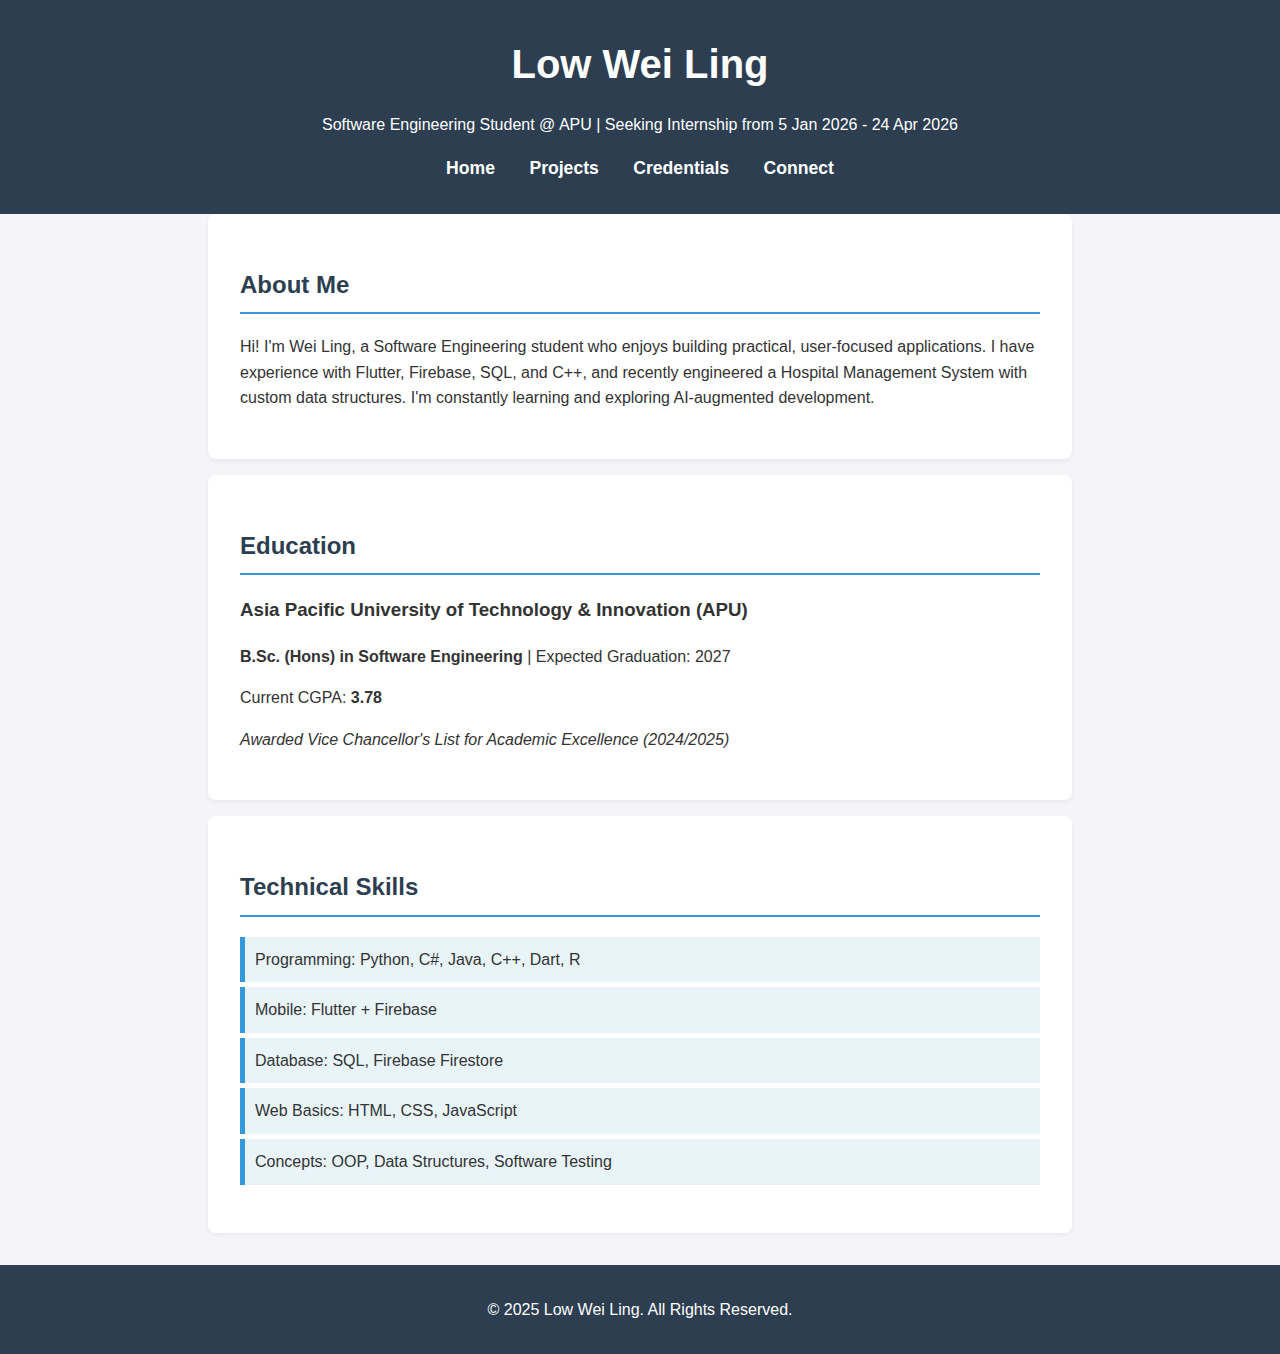
<file: index.html>
<!DOCTYPE html>
<html lang="en">
<head>
    <meta charset="UTF-8">
    <meta name="viewport" content="width=device-width, initial-scale=1.0">
    <title>Low Wei Ling | Portfolio</title>
    <link rel="stylesheet" href="style.css">
</head>
<body>

    <header>
        <h1>Low Wei Ling</h1>
        <p>Software Engineering Student @ APU | Seeking Internship from 5 Jan 2026 - 24 Apr 2026</p>
        <nav>
            <a href="index.html">Home</a>
            <a href="projects.html">Projects</a>
            <a href="credentials.html">Credentials</a>
            <a href="connect.html">Connect</a>
        </nav>
    </header>

    <section class="intro">
        <h2>About Me</h2>
        <p>
            Hi! I'm Wei Ling, a Software Engineering student who enjoys building practical, user-focused applications.
            I have experience with Flutter, Firebase, SQL, and C++, and recently engineered a Hospital Management System 
            with custom data structures. I'm constantly learning and exploring AI-augmented development.
        </p>
    </section>

    <section class="education">
        <h2>Education</h2>
        <div class="edu-item">
            <h3>Asia Pacific University of Technology & Innovation (APU)</h3>
            <p><strong>B.Sc. (Hons) in Software Engineering</strong> | Expected Graduation: 2027</p>
            <p>Current CGPA: <strong>3.78</strong></p>
            <p><em>Awarded Vice Chancellor's List for Academic Excellence (2024/2025)</em></p>
        </div>
    </section>

    <section class="skills">
        <h2>Technical Skills</h2>
        <ul>
            <li>Programming: Python, C#, Java, C++, Dart, R</li>
            <li>Mobile: Flutter + Firebase</li>
            <li>Database: SQL, Firebase Firestore</li>
            <li>Web Basics: HTML, CSS, JavaScript</li>
            <li>Concepts: OOP, Data Structures, Software Testing</li>
        </ul>
    </section>

    <footer>
        <p>© 2025 Low Wei Ling. All Rights Reserved.</p>
    </footer>

</body>
</html>
</file>
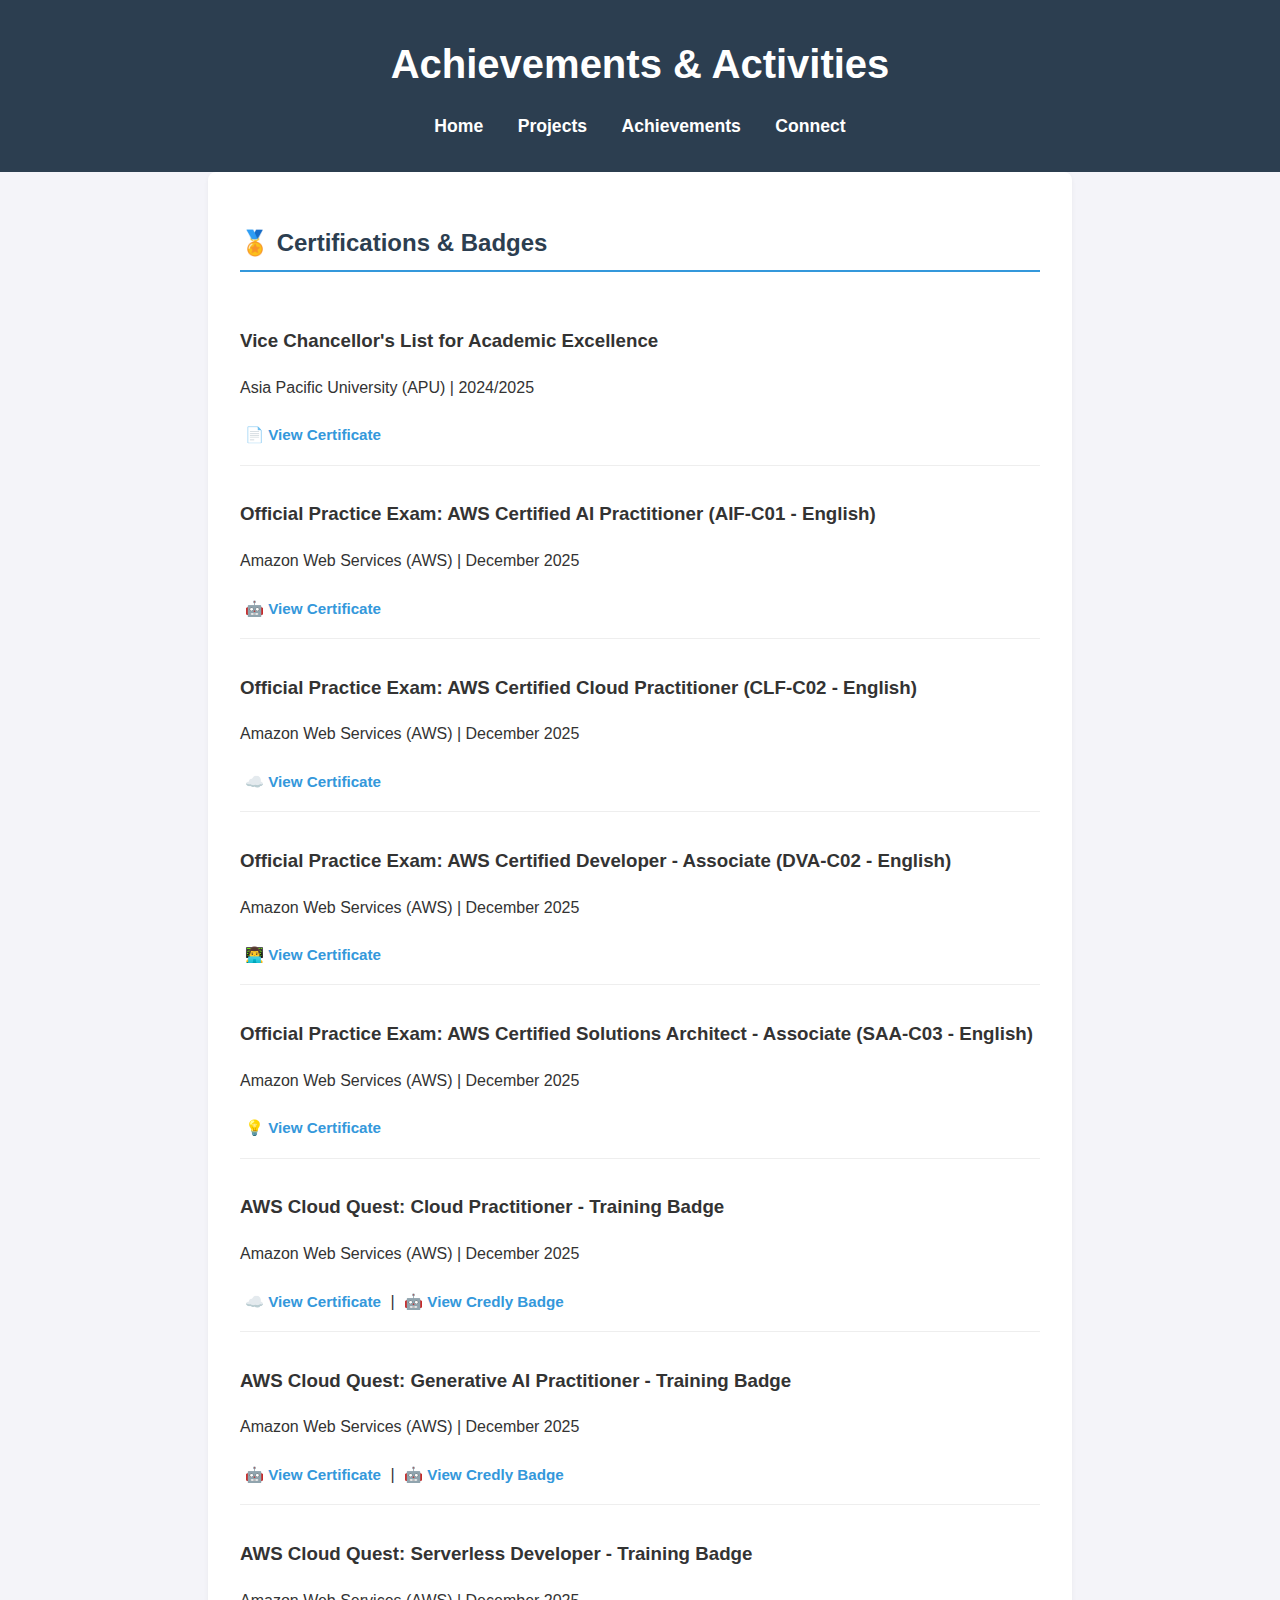
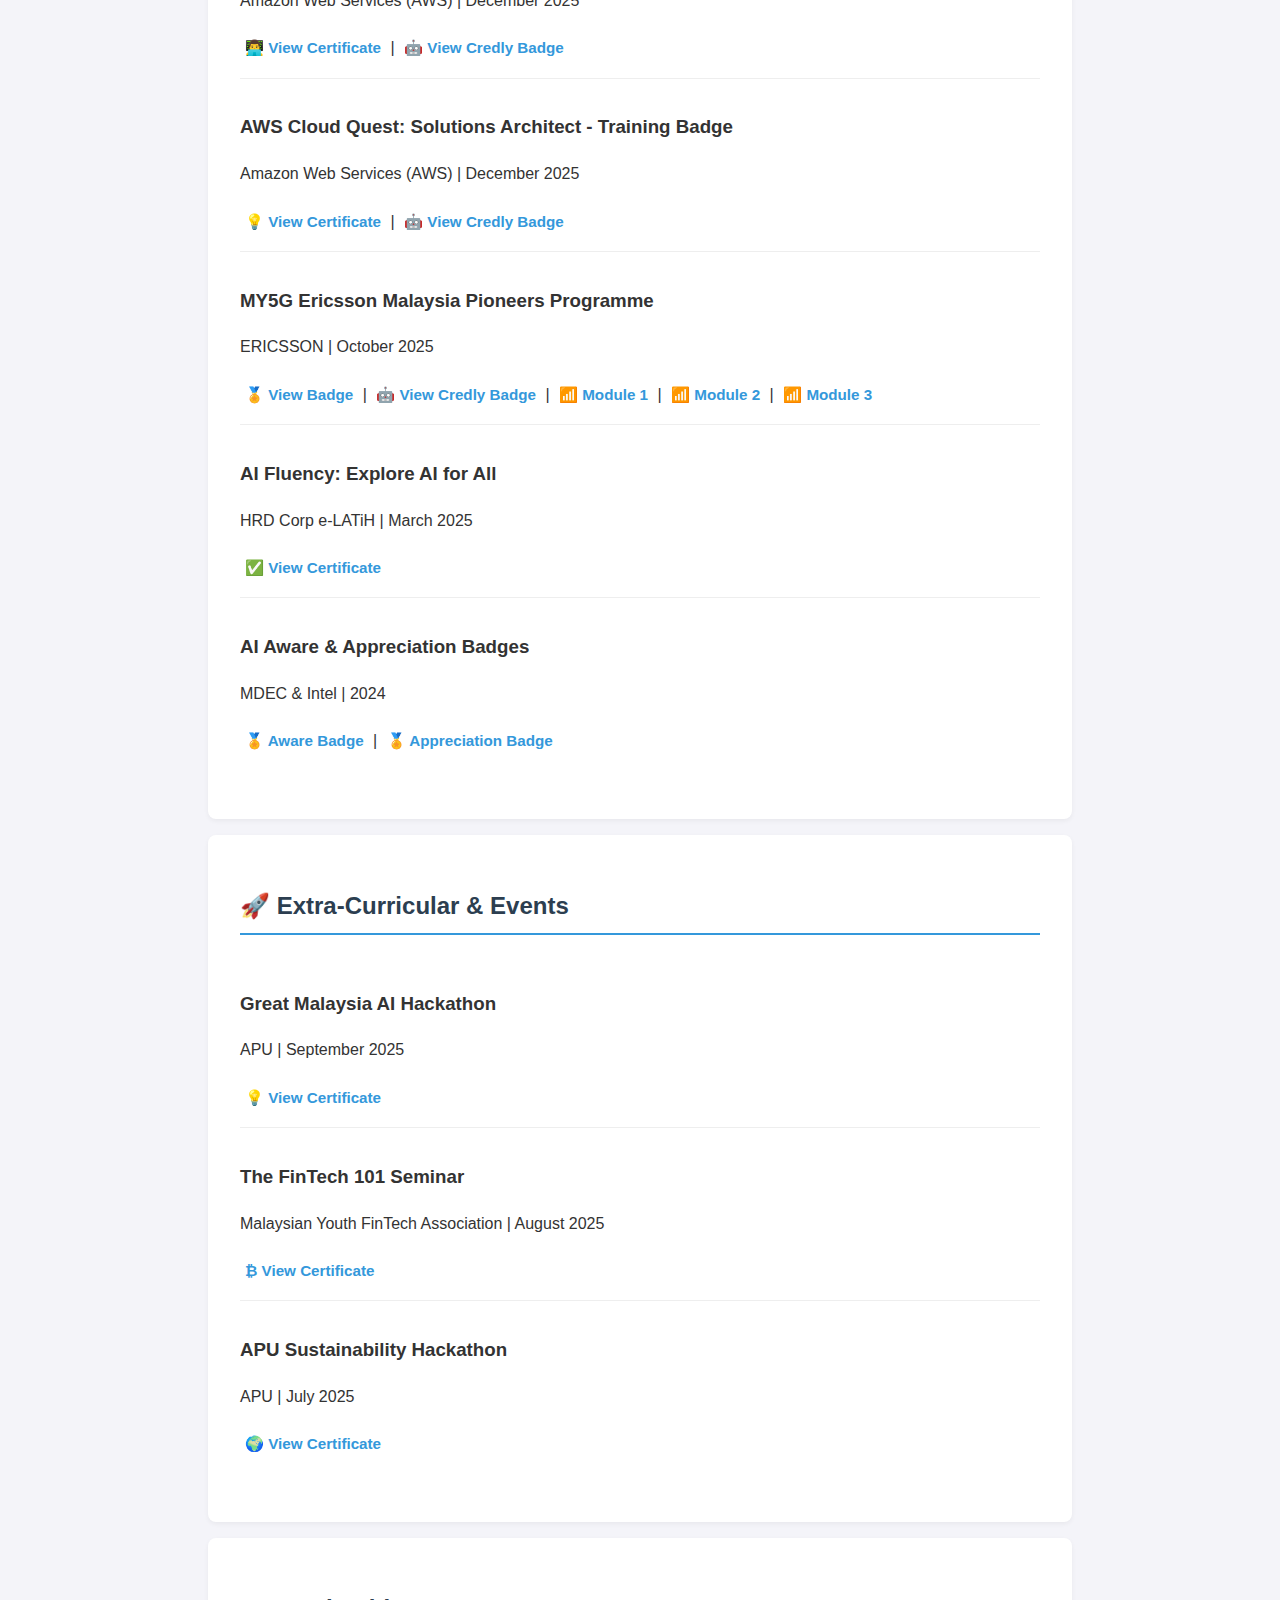
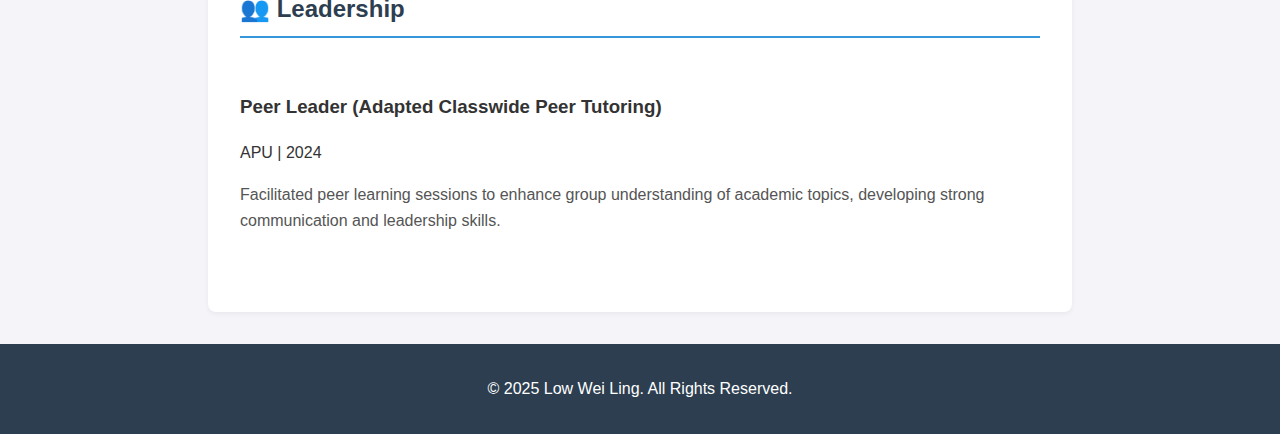
<file: achievements.html>
<!DOCTYPE html>
<html lang="en">
<head>
    <meta charset="UTF-8">
    <meta name="viewport" content="width=device-width, initial-scale=1.0">
    <title>Achievements | Low Wei Ling</title>
    <link rel="stylesheet" href="style.css">
    <link rel="icon" href="https://github.com/Ling2609.png">

    <meta property="og:title" content="Low Wei Ling | Software Engineer Portfolio">
    <meta property="og:description" content="Showcasing projects in Flutter, Firebase, and C++. Seeking Internship Jan-Apr 2026.">
    <meta property="og:image" content="https://github.com/Ling2609.png">
    <meta property="og:url" content="https://ling2609.github.io/">
    <meta name="theme-color" content="#3498db">
</head>
<body>

    <header>
        <h1>Achievements & Activities</h1>
        <nav>
            <a href="index.html">Home</a>
            <a href="projects.html">Projects</a>
            <a href="achievements.html">Achievements</a>
            <a href="connect.html">Connect</a>
        </nav>
    </header>

    <section>
        <h2>🏅 Certifications & Badges</h2>
        <ul class="credential-list">
            <li>
                <h3>Vice Chancellor's List for Academic Excellence</h3>
                <p class="meta">Asia Pacific University (APU) | 2024/2025</p>
                <a href="assets/Vice%20Chancellor's%20List%202024_2025.pdf" target="_blank" class="view-link">
                    📄 View Certificate
                </a>
            </li>
            
            <li>
                <h3>Official Practice Exam: AWS Certified AI Practitioner (AIF-C01 - English)</h3>
                <p class="meta">Amazon Web Services (AWS) | December 2025</p>
                <a href="assets/AWS_AI_Practitioner.pdf" target="_blank" class="view-link">
                    🤖 View Certificate
                </a>
            </li>

            <li>
                <h3>Official Practice Exam: AWS Certified Cloud Practitioner (CLF-C02 - English)</h3>
                <p class="meta">Amazon Web Services (AWS) | December 2025</p>
                <a href="assets/AWS_Cloud_Practitioner.pdf" target="_blank" class="view-link">
                    ☁️ View Certificate
                </a>
            </li>

            <li>
                <h3>Official Practice Exam: AWS Certified Developer - Associate (DVA-C02 - English)</h3>
                <p class="meta">Amazon Web Services (AWS) | December 2025</p>
                <a href="assets/AWS_Developer.pdf" target="_blank" class="view-link">
                    👨‍💻 View Certificate
                </a>
            </li>

            <li>
                <h3>Official Practice Exam: AWS Certified Solutions Architect - Associate (SAA-C03 - English)</h3>
                <p class="meta">Amazon Web Services (AWS) | December 2025</p>
                <a href="assets/AWS_Solutions_Architect.pdf" target="_blank" class="view-link">
                    💡 View Certificate
                </a>
            </li>

            <li>
                <h3>AWS Cloud Quest: Cloud Practitioner - Training Badge</h3>
                <p class="meta">Amazon Web Services (AWS) | December 2025</p>
                <div style="margin-top: 5px;">
                    <a href="assets/AWS_CloudQuest_Cloud.pdf" target="_blank" class="view-link">☁️ View Certificate</a> | 
                    <a href="https://www.credly.com/badges/3a0f101f-fb83-40f0-9bb8-1f75e5a3f3fe/public_url" target="_blank" class="view-link">🤖 View Credly Badge</a>
                </div>
            </li>

            <li>
                <h3>AWS Cloud Quest: Generative AI Practitioner - Training Badge</h3>
                <p class="meta">Amazon Web Services (AWS) | December 2025</p>
                <div style="margin-top: 5px;">
                    <a href="assets/AWS_CloudQuest_GenAI.pdf" target="_blank" class="view-link">🤖 View Certificate</a> | 
                    <a href="https://www.credly.com/badges/1fe43884-26ec-4608-bb89-9e7a94998130/public_url" target="_blank" class="view-link">🤖 View Credly Badge</a>
                </div>
            </li>

            <li>
                <h3>AWS Cloud Quest: Serverless Developer - Training Badge</h3>
                <p class="meta">Amazon Web Services (AWS) | December 2025</p>
                <div style="margin-top: 5px;">
                    <a href="assets/AWS_CloudQuest_ServerlessDeveloper.pdf" target="_blank" class="view-link">👨‍💻 View Certificate</a> | 
                    <a href="https://www.credly.com/badges/262d9b99-89d2-4135-aea0-7f659ef6cb47/public_url" target="_blank" class="view-link">🤖 View Credly Badge</a>
                </div>
            </li>

            <li>
                <h3>AWS Cloud Quest: Solutions Architect - Training Badge</h3>
                <p class="meta">Amazon Web Services (AWS) | December 2025</p>
                <div style="margin-top: 5px;">
                    <a href="assets/AWS_CloudQuest_Solutions Architect.pdf" target="_blank" class="view-link">💡 View Certificate</a> | 
                    <a href="https://www.credly.com/badges/e046e2b0-179e-4f14-a126-2682a7aaa29d/public_url" target="_blank" class="view-link">🤖 View Credly Badge</a>
                </div>
            </li>

            <li>
                <h3>MY5G Ericsson Malaysia Pioneers Programme</h3>
                <p class="meta">ERICSSON | October 2025</p>
                <div style="margin-top: 5px;">
                    <a href="assets/Ericsson_Badge.png" target="_blank" class="view-link">🏅 View Badge</a> | 
                    <a href="https://www.credly.com/badges/8e4c6d1a-206e-455f-8e2d-15d837c1a6b9/public_url" target="_blank" class="view-link">🤖 View Credly Badge</a> | 
                    <a href="assets/Ericsson_Mod1.pdf" target="_blank" class="view-link">📶 Module 1</a> | 
                    <a href="assets/Ericsson_Mod2.pdf" target="_blank" class="view-link">📶 Module 2</a> | 
                    <a href="assets/Ericsson_Mod3.pdf" target="_blank" class="view-link">📶 Module 3</a>
                </div>
            </li>

            <li>
                <h3>AI Fluency: Explore AI for All</h3>
                <p class="meta">HRD Corp e-LATiH | March 2025</p>
                <a href="assets/AI%20Fluency.pdf" target="_blank" class="view-link">
                    ✅ View Certificate
                </a>
            </li>

            <li>
                <h3>AI Aware & Appreciation Badges</h3>
                <p class="meta">MDEC & Intel | 2024</p>
                <div style="margin-top: 5px;">
                    <a href="assets/LOW%20WEI%20LING_AI_AWARE_BADGE.png" target="_blank" class="view-link">🏅 Aware Badge</a> | 
                    <a href="assets/LOW%20WEI%20LING_AI_APPRECIATE_BADGE.png" target="_blank" class="view-link">🏅 Appreciation Badge</a>
                </div>
            </li>
        </ul>
    </section>

    <section>
        <h2>🚀 Extra-Curricular & Events</h2>
        <ul class="credential-list">
            <li>
                <h3>Great Malaysia AI Hackathon</h3>
                <p class="meta">APU | September 2025</p>
                <a href="assets/Great%20AI%20Hackathon.png" target="_blank" class="view-link">
                    💡 View Certificate
                </a>
            </li>
            <li>
                <h3>The FinTech 101 Seminar</h3>
                <p class="meta">Malaysian Youth FinTech Association | August 2025</p>
                <a href="assets/LOW%20WEI%20LING_FINTECH101.pdf" target="_blank" class="view-link">
                    ₿ View Certificate
                </a>
            </li>
            <li>
                <h3>APU Sustainability Hackathon</h3>
                <p class="meta">APU | July 2025</p>
                <a href="assets/APU%20Sustainability%20Hackathon.pdf" target="_blank" class="view-link">
                    🌍 View Certificate
                </a>
            </li>
        </ul>
    </section>

    <section>
        <h2>👥 Leadership</h2>
        <ul class="credential-list">
            <li>
                <h3>Peer Leader (Adapted Classwide Peer Tutoring)</h3>
                <p class="meta">APU | 2024</p>
                <p style="margin-top: 5px; color: #555;">
                    Facilitated peer learning sessions to enhance group understanding of academic topics, 
                    developing strong communication and leadership skills.
                </p>
            </li>
        </ul>
    </section>

    <footer>
        <p>© 2025 Low Wei Ling. All Rights Reserved.</p>
    </footer>

</body>
</html>
</file>
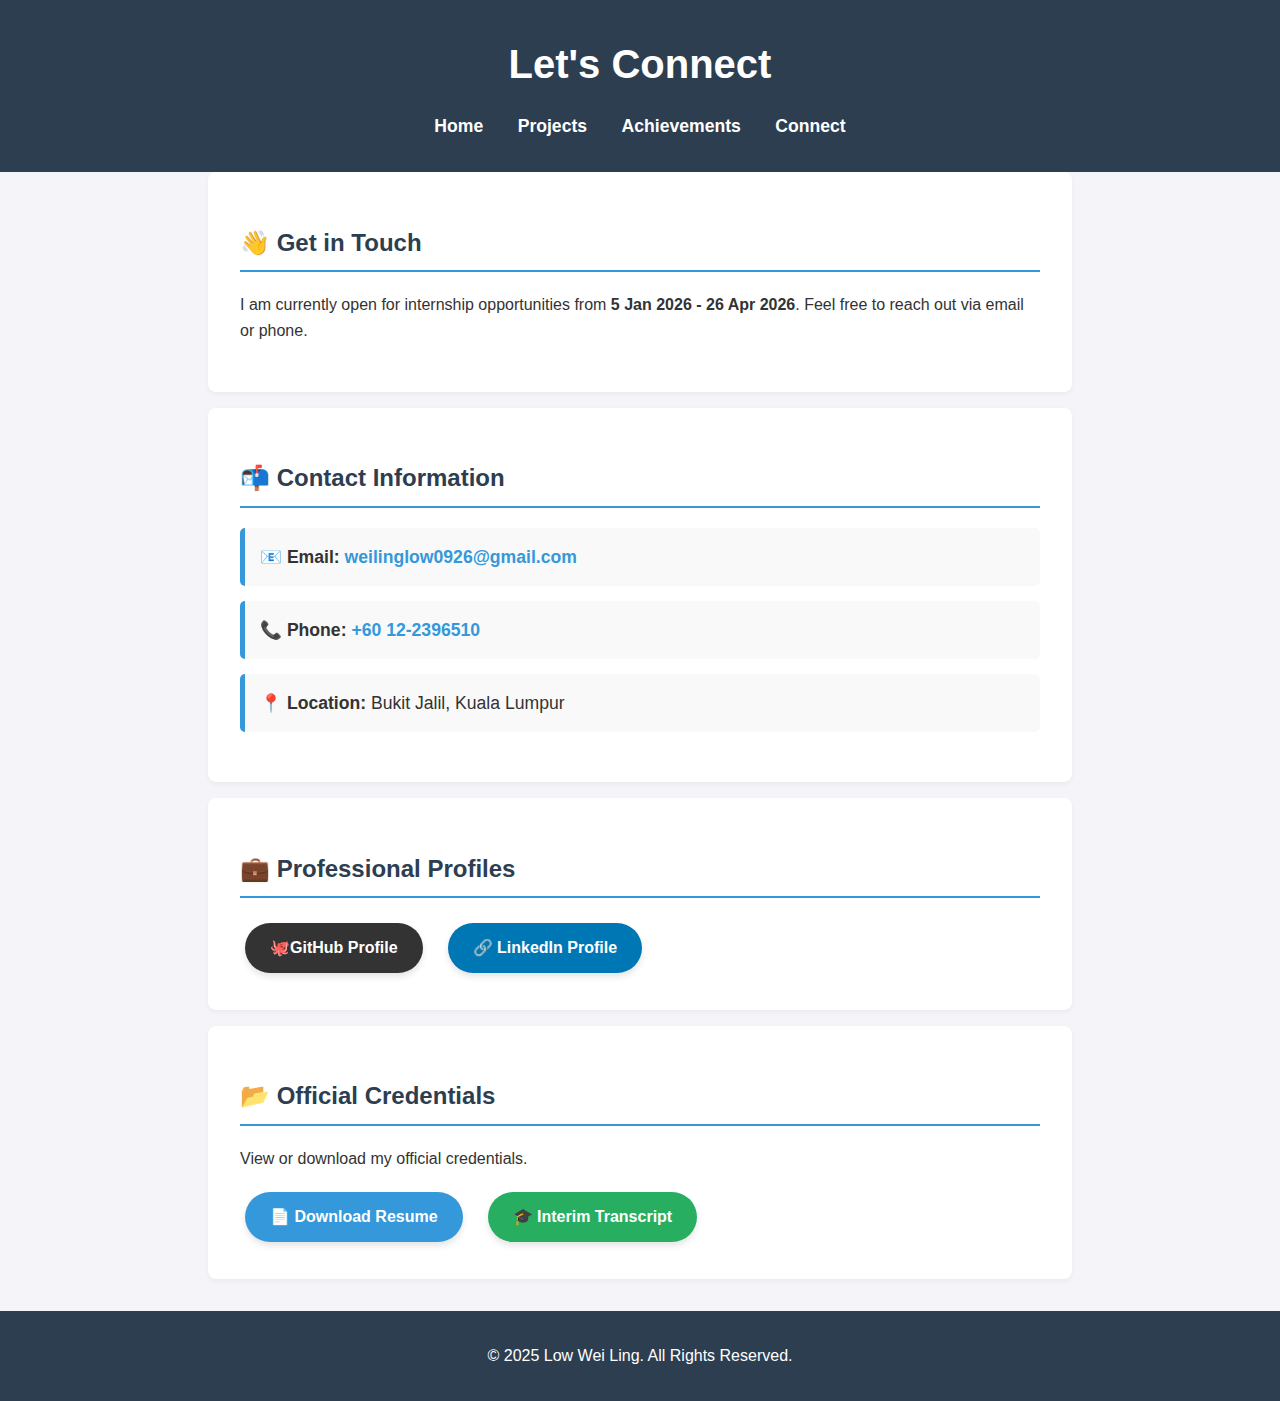
<file: connect.html>
<!DOCTYPE html>
<html lang="en">
<head>
    <meta charset="UTF-8">
    <meta name="viewport" content="width=device-width, initial-scale=1.0">
    <title>Connect | Low Wei Ling</title>
    <link rel="stylesheet" href="style.css">
</head>
<body>

    <header>
        <h1>Let's Connect</h1>
        <nav>
            <a href="index.html">Home</a>
            <a href="projects.html">Projects</a>
            <a href="achievements.html">Achievements</a>
            <a href="connect.html">Connect</a>
        </nav>
    </header>

    <section class="intro">
        <h2>👋 Get in Touch</h2>
        <p>
            I am currently open for internship opportunities from <strong> 5 Jan 2026 - 26 Apr 2026</strong>.
            Feel free to reach out via email or phone.
        </p>
    </section>

    <section>
        <h2>📬 Contact Information</h2>
        <ul class="contact-list">
            <li>
                <strong>📧 Email:</strong> 
                <a href="mailto:weilinglow0926@gmail.com">weilinglow0926@gmail.com</a>
            </li>
            <li>
                <strong>📞 Phone:</strong> 
                <a href="tel:+60122396510">+60 12-2396510</a>
            </li>
            <li>
                <strong>📍 Location:</strong> Bukit Jalil, Kuala Lumpur
            </li>
        </ul>
    </section>

    <section>
        <h2>💼 Professional Profiles</h2>
        <div class="button-group">
            <a href="https://github.com/Ling2609" target="_blank" class="resume-btn btn-github">🐙GitHub Profile</a>
            <a href="https://www.linkedin.com/in/low-weiling" target="_blank" class="resume-btn btn-linkedin">🔗 LinkedIn Profile</a>
        </div>
    </section>

    <section>
        <h2>📂 Official Credentials</h2>
        <p>View or download my official credentials.</p>
        <div class="button-group">
            <a href="assets/RESUME.pdf" target="_blank" class="resume-btn btn-resume">📄 Download Resume</a>
            <a href="assets/Interim_Transcript.pdf" target="_blank" class="resume-btn btn-transcript">🎓 Interim Transcript</a>
        </div>
    </section>

    <footer>
        <p>© 2025 Low Wei Ling. All Rights Reserved.</p>
    </footer>

</body>
</html>
</file>
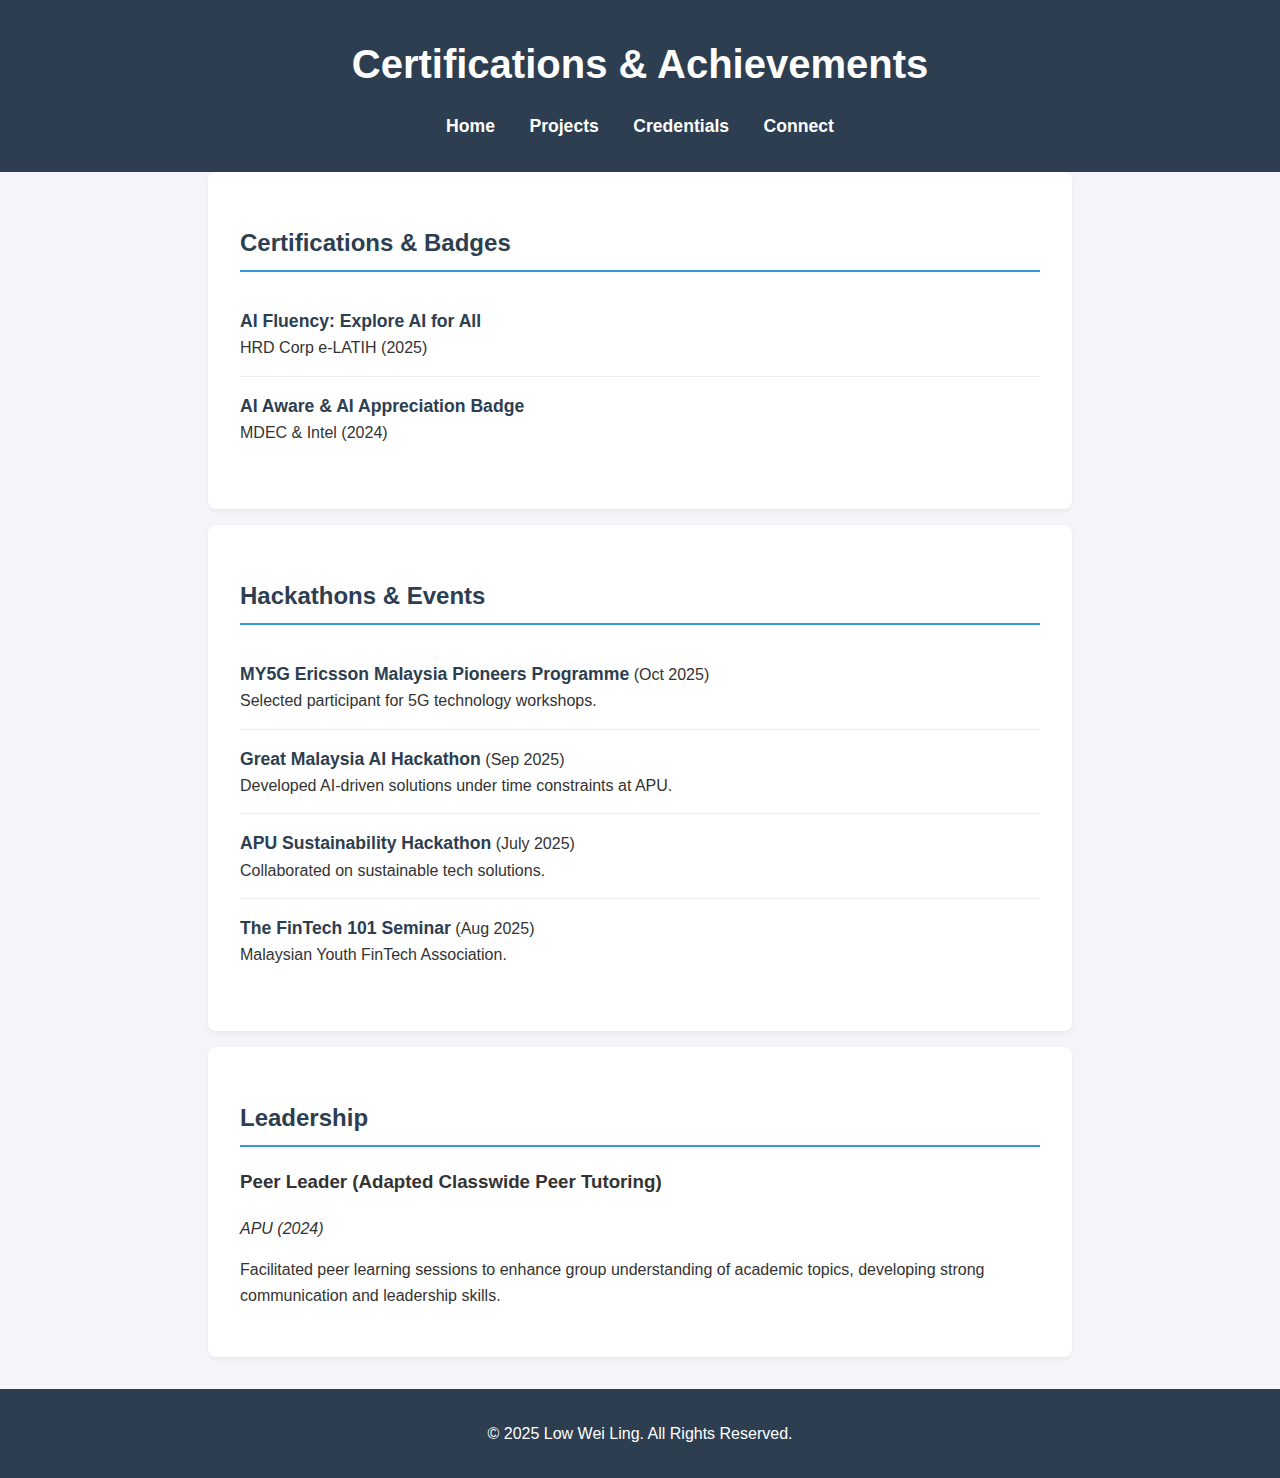
<file: credentials.html>
<!DOCTYPE html>
<html lang="en">
<head>
    <meta charset="UTF-8">
    <meta name="viewport" content="width=device-width, initial-scale=1.0">
    <title>Credentials | Low Wei Ling</title>
    <link rel="stylesheet" href="style.css">
</head>
<body>

    <header>
        <h1>Certifications & Achievements</h1>
        <nav>
            <a href="index.html">Home</a>
            <a href="projects.html">Projects</a>
            <a href="credentials.html">Credentials</a>
            <a href="connect.html">Connect</a>
        </nav>
    </header>

    <section>
        <h2>Certifications & Badges</h2>
        <ul class="credential-list">
            <li>
                <strong>AI Fluency: Explore AI for All</strong>
                <br>HRD Corp e-LATIH (2025)
            </li>
            <li>
                <strong>AI Aware & AI Appreciation Badge</strong>
                <br>MDEC & Intel (2024)
            </li>
        </ul>
    </section>

    <section>
        <h2>Hackathons & Events</h2>
        <ul class="credential-list">
            <li>
                <strong>MY5G Ericsson Malaysia Pioneers Programme</strong> (Oct 2025)
                <br>Selected participant for 5G technology workshops.
            </li>
            <li>
                <strong>Great Malaysia AI Hackathon</strong> (Sep 2025)
                <br>Developed AI-driven solutions under time constraints at APU.
            </li>
            <li>
                <strong>APU Sustainability Hackathon</strong> (July 2025)
                <br>Collaborated on sustainable tech solutions.
            </li>
            <li>
                <strong>The FinTech 101 Seminar</strong> (Aug 2025)
                <br>Malaysian Youth FinTech Association.
            </li>
        </ul>
    </section>

    <section>
        <h2>Leadership</h2>
        <div class="edu-item">
            <h3>Peer Leader (Adapted Classwide Peer Tutoring)</h3>
            <p><em>APU (2024)</em></p>
            <p>
                Facilitated peer learning sessions to enhance group understanding of academic topics, 
                developing strong communication and leadership skills.
            </p>
        </div>
    </section>

    <footer>
        <p>© 2025 Low Wei Ling. All Rights Reserved.</p>
    </footer>

</body>
</html>
</file>
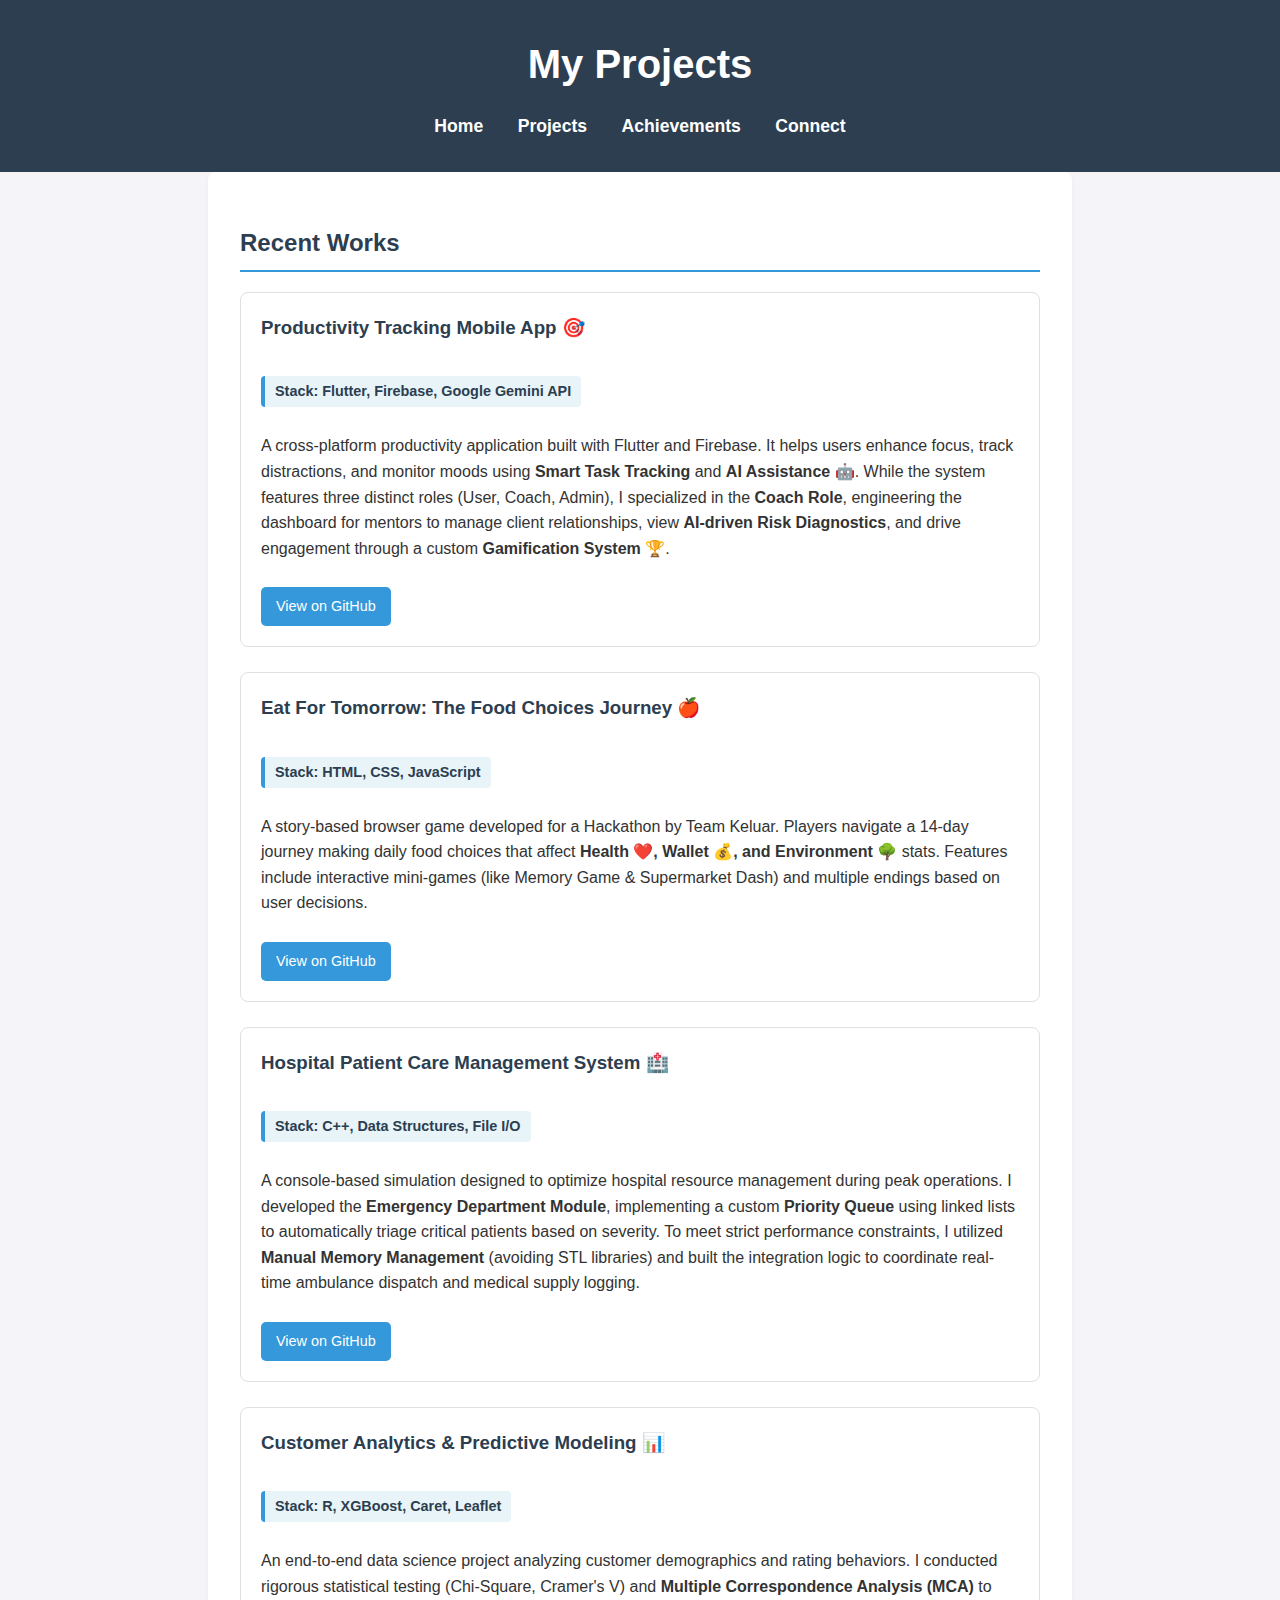
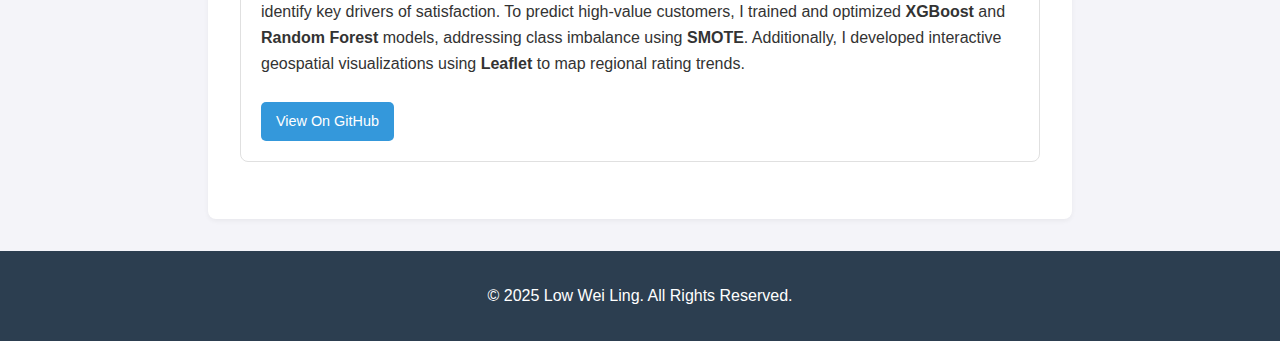
<file: projects.html>
<!DOCTYPE html>
<html lang="en">
<head>
    <meta charset="UTF-8">
    <meta name="viewport" content="width=device-width, initial-scale=1.0">
    <title>Projects | Low Wei Ling</title>
    <link rel="stylesheet" href="style.css">

    <link rel="icon" href="https://github.com/Ling2609.png">

    <meta property="og:title" content="Low Wei Ling | Software Engineer Portfolio">
    <meta property="og:description" content="Showcasing projects in Flutter, Firebase, and C++. Seeking Internship Jan-Apr 2026.">
    <meta property="og:image" content="https://github.com/Ling2609.png">
    <meta property="og:url" content="https://ling2609.github.io/portfolio/">
    <meta name="theme-color" content="#3498db">
</head>
<body>

    <header>
        <h1>My Projects</h1>
        <nav>
            <a href="index.html">Home</a>
            <a href="projects.html">Projects</a>
            <a href="achievements.html">Achievements</a>
            <a href="connect.html">Connect</a>
        </nav>
    </header>

    <section>
        <h2>Recent Works</h2>

        <div class="project-card">
            <h3>Productivity Tracking Mobile App 🎯</h3>
            <p class="tech-stack">Stack: Flutter, Firebase, Google Gemini API</p>
            <p>
                A cross-platform productivity application built with Flutter and Firebase. 
                It helps users enhance focus, track distractions, and monitor moods using 
                <strong>Smart Task Tracking</strong> and <strong>AI Assistance 🤖</strong>. 
                While the system features three distinct roles (User, Coach, Admin), 
                I specialized in the <strong>Coach Role</strong>, engineering the dashboard for mentors 
                to manage client relationships, view <strong>AI-driven Risk Diagnostics</strong>, 
                and drive engagement through a custom <strong>Gamification System 🏆</strong>.
            </p>
            <a href="https://github.com/sevenpluseight/focusflow" target="_blank">View on GitHub</a> 
        </div>

        <div class="project-card">
            <h3>Eat For Tomorrow: The Food Choices Journey 🍎</h3>
            <p class="tech-stack">Stack: HTML, CSS, JavaScript</p>
            <p>
                A story-based browser game developed for a Hackathon by Team Keluar. 
                Players navigate a 14-day journey making daily food choices that affect 
                <strong>Health ❤️, Wallet 💰, and Environment 🌳</strong> stats. 
                Features include interactive mini-games (like Memory Game & Supermarket Dash) 
                and multiple endings based on user decisions.
            </p>
            <a href="https://github.com/sevenpluseight/eat-for-tomorrow" target="_blank">View on GitHub</a>
        </div>

        <div class="project-card">
            <h3>Hospital Patient Care Management System 🏥</h3>
            <p class="tech-stack">Stack: C++, Data Structures, File I/O</p>
            <p>
                A console-based simulation designed to optimize hospital resource management during peak operations. 
                I developed the <strong>Emergency Department Module</strong>, implementing a custom 
                <strong>Priority Queue</strong> using linked lists to automatically triage critical patients 
                based on severity. To meet strict performance constraints, I utilized 
                <strong>Manual Memory Management</strong> (avoiding STL libraries) and built the integration logic 
                to coordinate real-time ambulance dispatch and medical supply logging.
            </p>
            <a href="https://github.com/sevenpluseight/dstr-lab2" target="_blank">View on GitHub</a>
        </div>

        <div class="project-card">
            <h3>Customer Analytics & Predictive Modeling 📊</h3>
            <p class="tech-stack">Stack: R, XGBoost, Caret, Leaflet</p>
            <p>
                An end-to-end data science project analyzing customer demographics and rating behaviors. 
                I conducted rigorous statistical testing (Chi-Square, Cramer's V) and <strong>Multiple Correspondence Analysis (MCA)</strong> 
                to identify key drivers of satisfaction. To predict high-value customers, I trained and optimized 
                <strong>XGBoost</strong> and <strong>Random Forest</strong> models, addressing class imbalance using <strong>SMOTE</strong>. 
                Additionally, I developed interactive geospatial visualizations using <strong>Leaflet</strong> to map regional rating trends.
            </p>
            <a href="https://github.com/Ling2609/R_Customer_Ratings_Analysis" target="_blank">View On GitHub</a>
        </div>

    </section>

    <footer>
        <p>© 2025 Low Wei Ling. All Rights Reserved.</p>
    </footer>

</body>
</html>
</file>
<file: style.css>
/* style.css */
body {
    font-family: 'Segoe UI', Tahoma, Geneva, Verdana, sans-serif;
    line-height: 1.6;
    margin: 0;
    padding: 0;
    color: #333;
    background-color: #f4f4f9;
}

/* Header & Nav */
header {
    background: #2c3e50;
    color: #fff;
    padding: 2rem 0;
    text-align: center;
}

header h1 {
    margin: 0;
    font-size: 2.5rem;
}

nav {
    margin-top: 1rem;
}

nav a {
    color: #fff;
    text-decoration: none;
    margin: 0 15px;
    font-weight: bold;
    font-size: 1.1rem;
    transition: color 0.3s;
}

nav a:hover {
    color: #3498db;
}

/* Sections */
section {
    padding: 2rem;
    max-width: 800px;
    margin: auto;
    background: #fff;
    margin-bottom: 1rem;
    border-radius: 8px;
    box-shadow: 0 2px 5px rgba(0,0,0,0.05);
}

h2 {
    color: #2c3e50;
    border-bottom: 2px solid #3498db;
    padding-bottom: 0.5rem;
}

/* Skills List (For Index.html) */
.skills ul {
    list-style-type: none;
    padding: 0;
}

.skills li {
    background: #e8f4f8;
    margin: 5px 0;
    padding: 10px;
    border-left: 5px solid #3498db;
}

/* Footer */
footer {
    text-align: center;
    padding: 1rem;
    background: #2c3e50;
    color: #fff;
    margin-top: 2rem;
}

/* --- PROJECT PAGE STYLES --- */

/* Project Card Container */
.project-card {
    background: #fff;
    border: 1px solid #e0e0e0;
    padding: 20px;
    margin-bottom: 25px;
    border-radius: 8px;
    transition: transform 0.2s, box-shadow 0.2s; /* Animation for hover */
}

/* Lift effect when hovering over a project */
.project-card:hover {
    transform: translateY(-3px);
    box-shadow: 0 5px 15px rgba(0,0,0,0.1);
    border-color: #3498db;
}

.project-card h3 {
    margin-top: 0;
    color: #2c3e50;
}

/* Tech Stack "Badge" Style */
.tech-stack {
    display: inline-block;
    background-color: #e8f4f8; /* Matches Skills list background */
    color: #2c3e50;
    padding: 4px 10px;
    border-radius: 4px;
    font-size: 0.9rem;
    font-weight: 600;
    border-left: 4px solid #3498db; /* Matches Skills list accent */
    margin-bottom: 10px;
}

/* Project Links */
.project-card a {
    display: inline-block;
    margin-top: 10px;
    text-decoration: none;
    color: #fff;
    background-color: #3498db;
    padding: 8px 15px;
    border-radius: 5px;
    font-size: 0.9rem;
}

.project-card a:hover {
    background-color: #2980b9;
}

/* Credentials List Styling */
.credential-list {
    list-style: none;
    padding: 0;
}

.credential-list li {
    background: #fff;
    border-bottom: 1px solid #eee;
    padding: 15px 0;
}

.credential-list li:last-child {
    border-bottom: none;
}

.credential-list strong {
    color: #2c3e50;
    font-size: 1.1rem;
}

/* Contact Page Styles */
.contact-list {
    list-style: none;
    padding: 0;
    font-size: 1.1rem;
}

.contact-list li {
    margin-bottom: 15px;
    background: #f9f9f9; /* Light grey box for each item */
    padding: 15px;
    border-radius: 5px;
    border-left: 5px solid #3498db;
}

.contact-list a {
    color: #3498db;
    text-decoration: none;
    font-weight: bold;
}

.contact-list a:hover {
    text-decoration: underline;
}

/* Base Button Styling */
.resume-btn {
    display: inline-flex;       
    align-items: center;
    justify-content: center;
    padding: 12px 25px;         
    color: white !important;    
    text-decoration: none;
    border-radius: 50px;        
    font-weight: 600;
    font-size: 1rem;
    transition: all 0.3s ease;  
    box-shadow: 0 4px 6px rgba(0,0,0,0.1); 
    margin: 5px;                
    border: none;
}

/* Hover Animation */
.resume-btn:hover {
    transform: translateY(-3px);            
    box-shadow: 0 6px 12px rgba(0,0,0,0.2); 
    opacity: 0.9;                           
}

/* Color Classes */
.btn-github { background-color: #333; }
.btn-linkedin { background-color: #0077b5; }
.btn-resume { background-color: #3498db; } 
.btn-transcript { background-color: #27ae60; } 
.btn-support { background-color: #9b59b6; }

/* Button Group Layout */
.button-group {
    display: flex;
    gap: 15px;
    flex-wrap: wrap;
    margin-top: 15px;
}

/* Clean Text Link Styling */
.view-link {
    display: inline-block;
    margin-top: 5px;
    font-size: 0.95rem;
    color: #3498db;
    text-decoration: none;
    font-weight: 600;
    padding: 2px 5px; 
    border-radius: 4px;
    transition: background 0.2s;
}

/* Hover Effect */
.view-link:hover {
    text-decoration: underline;
    background-color: #f0f8ff; 
    color: #2980b9;
}
</file>
